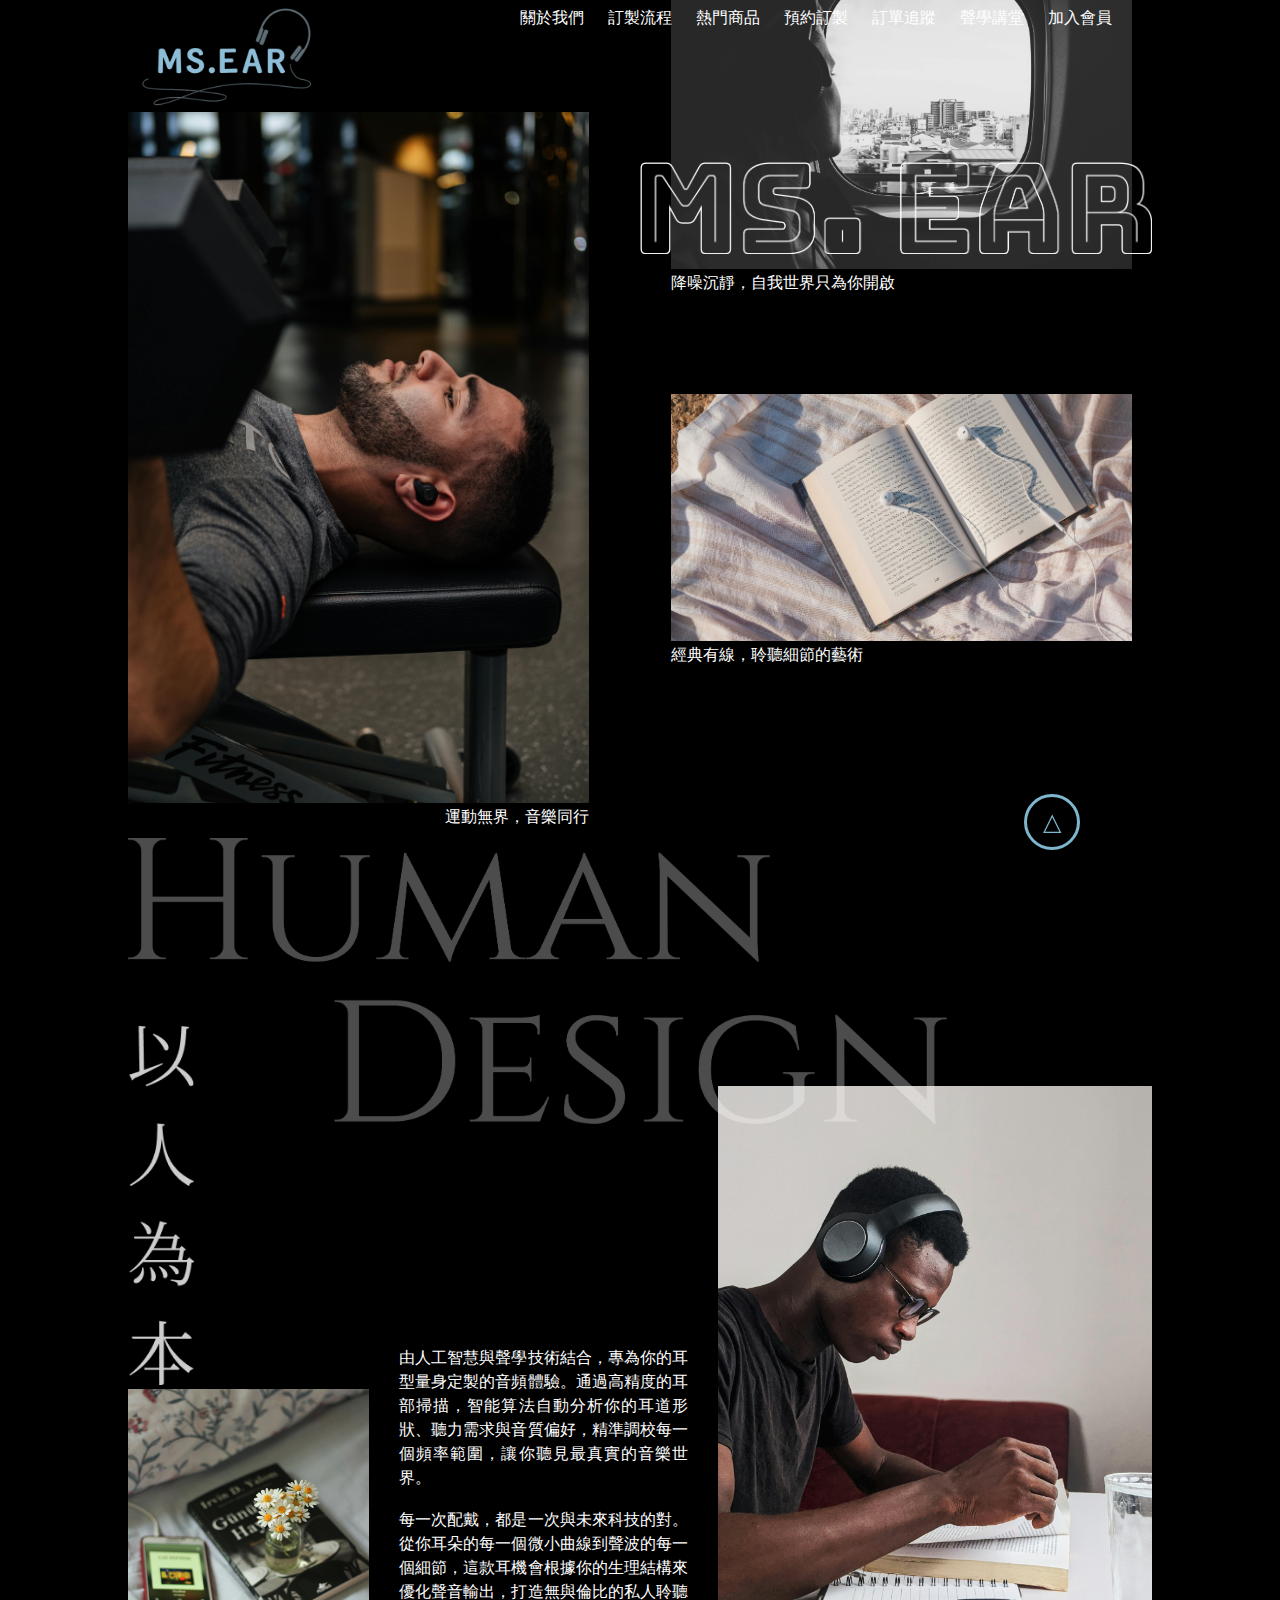
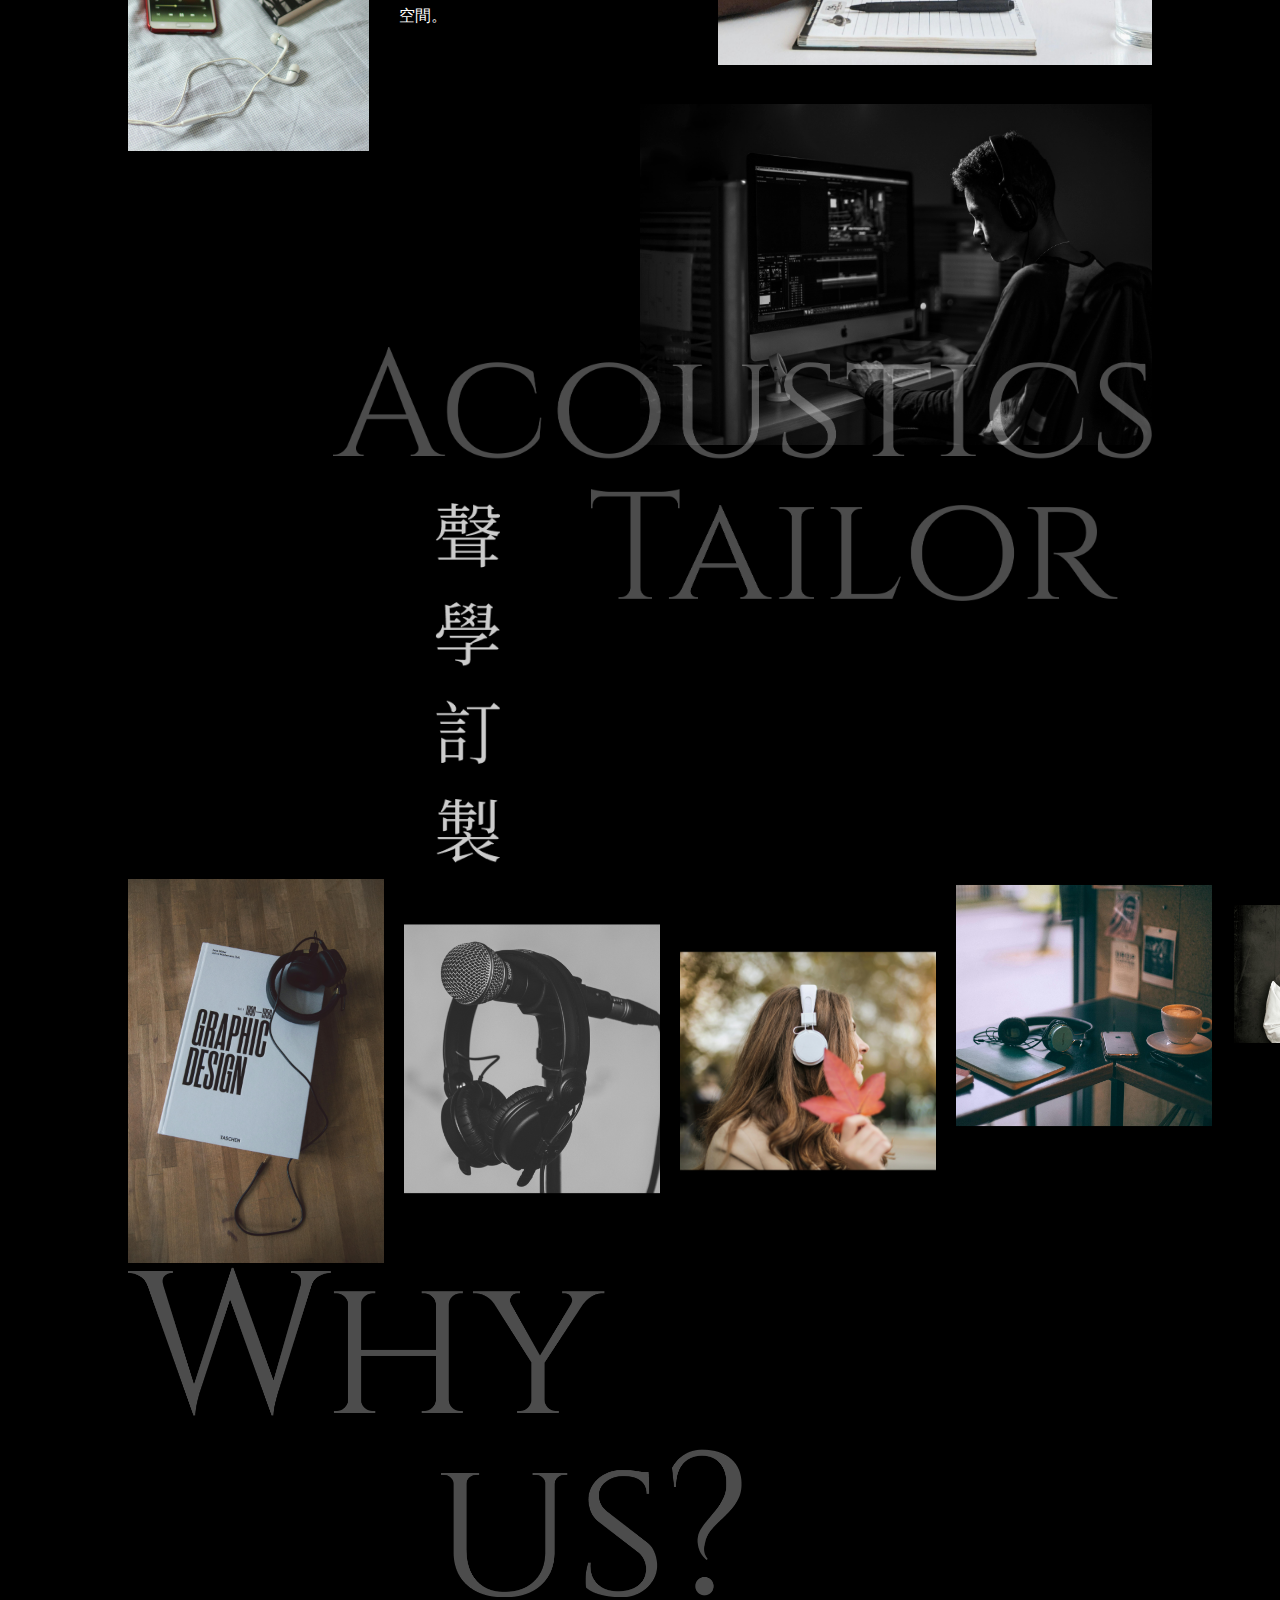
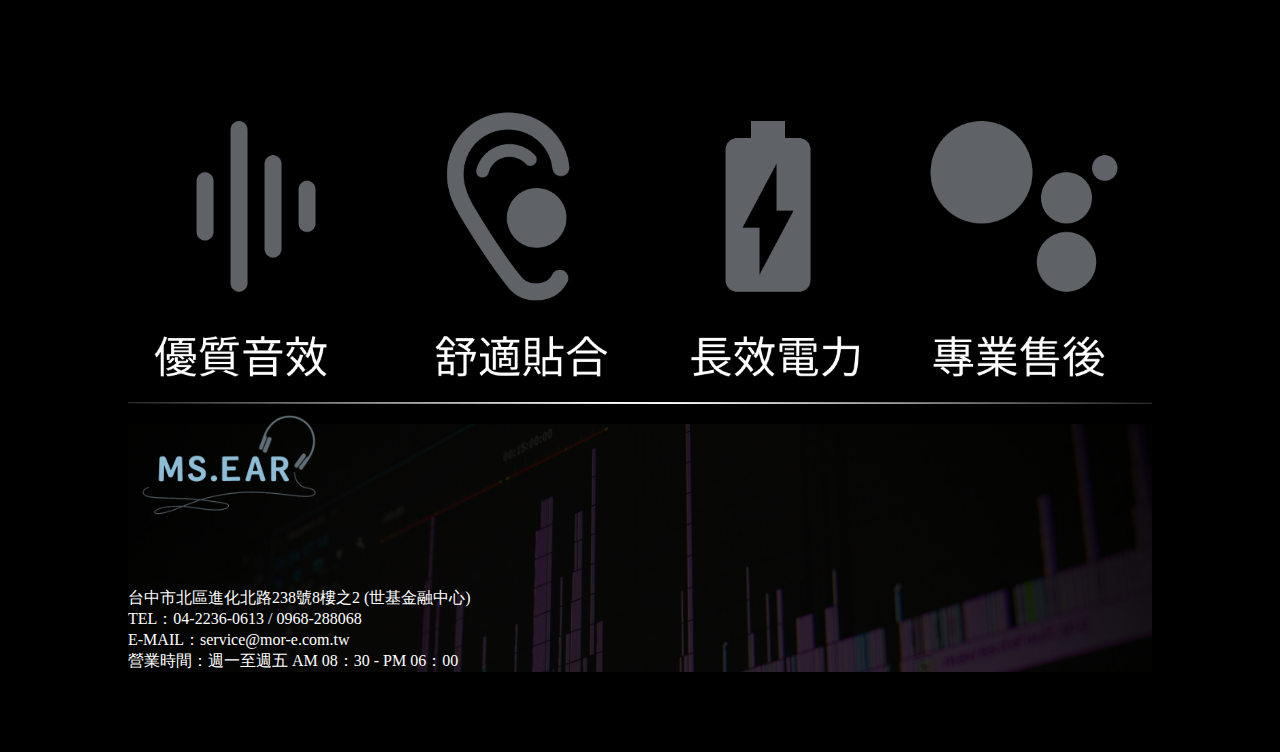
<file: index.html>
<!DOCTYPE html>
<html lang="en">

<head>
    <meta charset="UTF-8">
    <meta name="viewport" content="width=device-width, initial-scale=1.0">
    <title>我的商店首頁</title>
    <link rel="stylesheet" href="css/home.css">
    <script src="js/main.js"></script>
</head>
<style>

</style>
<script>
    window.addEventListener('DOMContentLoaded', () => {
        const track = document.querySelector('.img10');
        const itemWidth = 20;

        setInterval(() => {
            // 滑動一張的距離
            track.style.transition = 'transform 0.5s ease';
            track.style.transform = `translateX(-${itemWidth}vw)`;

            // 等滑動完成後，把第一張移到最後，並 reset transform（無動畫）
            setTimeout(() => {
                track.style.transition = 'none';

                // 將第一個元素移到最後
                const firstItem = track.firstElementChild;
                track.appendChild(firstItem);

                // 清除 transform，回到初始位置
                track.style.transform = 'translateX(0)';
            }, 500); // 必須與 transition 時間相同

        }, 2000); // 每 2 秒滑動一次
    });
</script>

<body>

    <div id="end" onclick="hub_end()"></div>
    <div class="hub">
        <button onclick="hub_open()"><img src="img/menu.png" class="menu"></button>
        <!-- 加入漢堡的圖片 -->
        <img src="img/logo.png" width="100" class="hub-logo" onclick="page_change('index')">
        <!-- 在漢堡秀出logo -->
    </div>

    <div id="hub-listall">
        <ul class="hub-list">
            <li onclick="page_change('about')">關於我們</li>
            <li onclick="page_change('cus')">訂製流程</li>
            <li onclick="page_change('pop')">熱門商品</li>
            <li onclick="page_change('reserve')">預約訂製</li>
            <li onclick="page_change('order')">訂單追蹤</li>
            <li onclick="page_change('know')">聲學講堂</li>
            <li onclick="page_change('member')">加入會員</li>
        </ul>
    </div>

    <!-- ▼按LOGO會回首頁的動作 -->
    <img src="img/logo.png" id="logo" onclick="page_change('index')">

    <div id="top" class="top">
        <ul class="list">
            <li onclick="page_change('about')">關於我們</li>
            <li onclick="page_change('cus')">訂製流程</li>
            <li onclick="page_change('pop')">熱門商品</li>
            <li onclick="page_change('reserve')">預約訂製</li>
            <li onclick="page_change('order')">訂單追蹤</li>
            <li onclick="page_change('know')">聲學講堂</li>
            <li onclick="page_change('member')">加入會員</li>
        </ul>
    </div>



    <div id="content">

        <div id="home">
            <div class="img-group img07">
                <img src="img/07.jpg" class="img-hide">
                <label>降噪沉靜，自我世界只為你開啟</label>
            </div>
            <div class="img-group img02">
                <img src="img/02.jpg" class="img-hide">
                <label>運動無界，音樂同行</label>
            </div>
            <div class="img-group img03">
                <img src="img/03.jpg" class="img-hide">
                <label>經典有線，聆聽細節的藝術</label>
            </div>
            <img src="img/image.png" class="logo2">
        </div>
        <div id="home2">
            <div class="txt1"><img id="txt1" src="img/txt1.png"></div>
            <div class="txt4"><img src="img/txt4.png"></div>
            <div class="home2-1">
                <div class="img09"><img src="img/09.jpg"></div>
                <div class="txtw1">

                    <label>由人工智慧與聲學技術結合，專為你的耳型量身定製的音頻體驗。通過高精度的耳部掃描，智能算法自動分析你的耳道形狀、聽力需求與音質偏好，精準調校每一個頻率範圍，讓你聽見最真實的音樂世界。</label>
                    <br>
                    <label>每一次配戴，都是一次與未來科技的對。從你耳朵的每一個微小曲線到聲波的每一個細節，這款耳機會根據你的生理結構來優化聲音輸出，打造無與倫比的私人聆聽空間。</label>
                </div>
                <div class="img08"><img src="img/08.jpg"></div>


            </div>

        </div>

        <div id="home3">
            <div class="img05"><img src="img/05.jpg"></div>
            <div class="txt2"><img src="img/txt2.png"></div>
            <div class="txt5"><img src="img/txt5.png"></div>
            <div class="img10">
                <div class="item-img item-img-1"><img src="img/10-1.png"></div>
                <div class="item-img item-img-2"><img src="img/10-2.png"></div>
                <div class="item-img item-img-3"><img src="img/10-3.png"></div>
                <div class="item-img item-img-1"><img src="img/10-4.png"></div>
                <!-- <div class="item-img item-img-1"><img src="img/10-5.png" ></div> -->
                <div class="item-img item-img-2"><img src="img/10-6.png"></div>
                <div class="item-img item-img-3"><img src="img/10-7.png"></div>
            </div>


        </div>
        <div id="home4">
            <img src="img/txt3.png" class="txt3">
            <div class="home4-img">
                <div class="img11-1">
                    <img src="img/11-1.png">
                </div>
                <div class="img11-2">
                    <img src="img/11-2.png">
                </div>
                <div class="img11-3">
                    <img src="img/11-3.png">
                </div>
                <div class="img11-4">
                    <img src="img/11-4.png">
                </div>
            </div>





        </div>

    </div>



    <!-- 分隔線 -->
    <div class="hr"></div>

    <div id="home5">
        <div class="logo1">
            <img id="logo1-1" src="img/logo.png">
        </div>
        <div class="txt6">
            <p id="txt6">
                <label>台中市北區進化北路238號8樓之2 (世基金融中心)</label>
                <br>
                <label>TEL：04-2236-0613 / 0968-288068</label>
                <br>
                <label>E-MAIL：service@mor-e.com.tw</label>
                <br>
                <label>營業時間：週一至週五 AM 08：30 - PM 06：00</label>
            </p>
        </div>
    </div>
    <div id="top-btn" onclick="scrollToTop()">△</div>
    <script>
        function scrollToTop() {
            window.scrollTo({
                top: 0,
                behavior: 'smooth'
            });
        }
    </script>
    <script>
        // ✅ 讓所有 #home 區塊內的圖片都有視差效果與淡出
        const parallaxImages = document.querySelectorAll('#home img');

        window.addEventListener('scroll', () => {
            const scrollY = window.scrollY;

            parallaxImages.forEach(img => {
                // 視差效果（向下滑動）
                if (img.className == "logo2") {
                    img.style.transform = `translate(-50%,${scrollY * 0.2}px)`;
                } else {
                    img.style.transform = `translateY(${scrollY * 0.2}px)`;

                }

                // 超過 450px 時淡出
                if (scrollY > 450) {
                    img.classList.add('fade-out');
                } else {
                    img.classList.remove('fade-out');
                }
            });
        });
    </script>








</body>

</html>
</div>
</file>
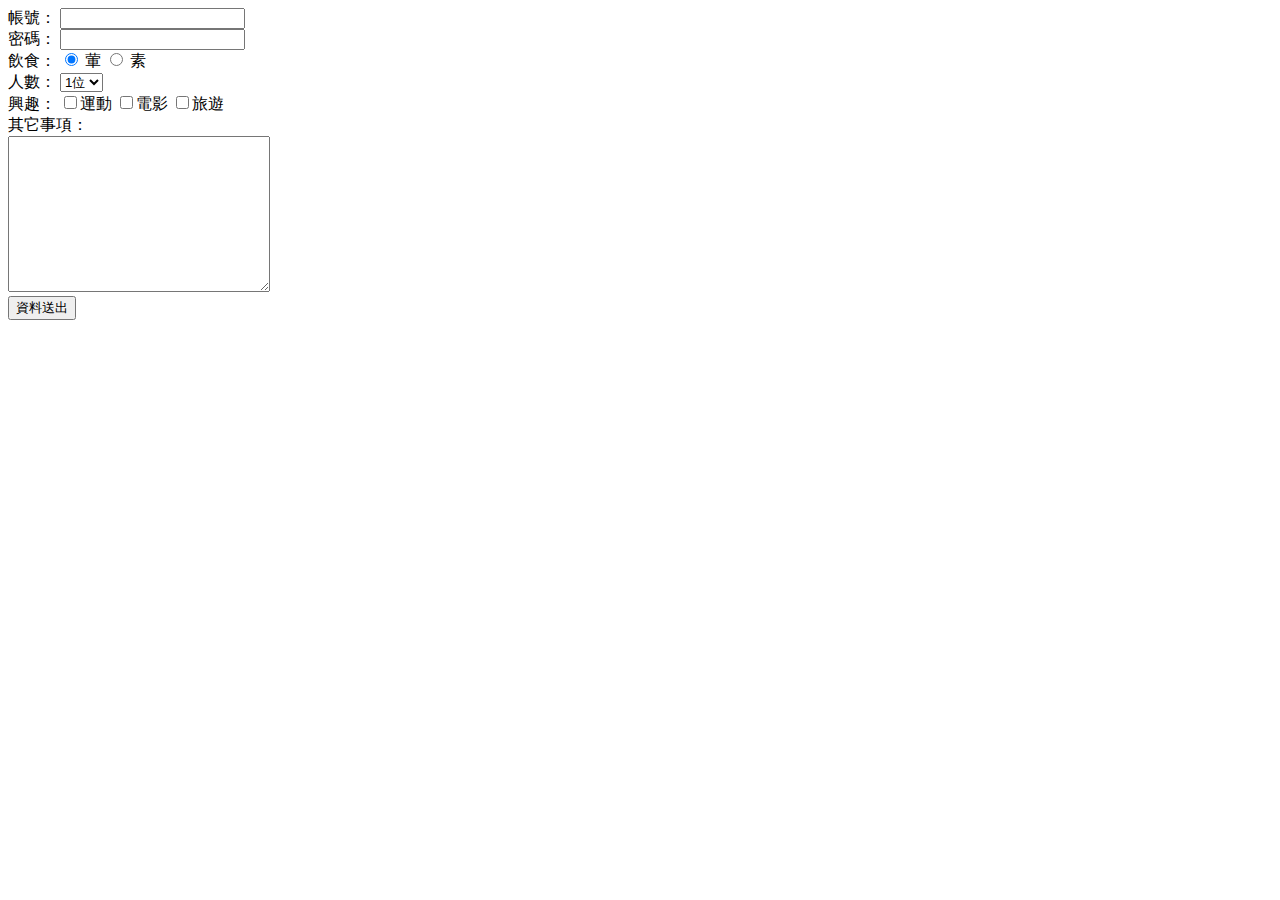
<file: 01.html>
<!DOCTYPE html>
<html lang="en">

<head>
    <meta charset="UTF-8">
    <meta name="viewport" content="width=device-width, initial-scale=1.0">
    <title>Document</title>
</head>

<body>

    <form action="https://notes.webmix.cc/ex.php" method="get">

        <div>
            <label for="username">帳號：</label>
            <input type="text" id="username" name="username">
        </div>

        <div>
            <label for="password">密碼：</label>
            <input type="password" id="password" name="password">
        </div>

        <div>
            <label>飲食：</label>
            <input type="radio" name="food_type" value="葷" id="type1" checked> <label for="type1">葷</label>
            <input type="radio" name="food_type" value="素" id="type2"> <label for="type2">素</label>
        </div>

        <div>
            <label>人數：</label>
            <select name="num">
                <option value="1">1位</option>
                <option value="2">2位</option>
                <option value="3">3位</option>
            </select>
        </div>

        <div>
            <label>興趣：</label>
            <input type="checkbox" name="habits[]" value="運動" id="habit1"><label for="habit1">運動</label>
            <input type="checkbox" name="habits[]" value="電影" id="habit2"><label for="habit2">電影</label>
            <input type="checkbox" name="habits[]" value="旅遊" id="habit3"><label for="habit3">旅遊</label>
        </div>

        <div>
            <label>其它事項：</label><br>
            <textarea rows="10" cols="30" name="notes"></textarea>
        </div>

        <div>
            <button type="submit">資料送出</button>
        </div>
    </form>
</body>

</html>
</file>
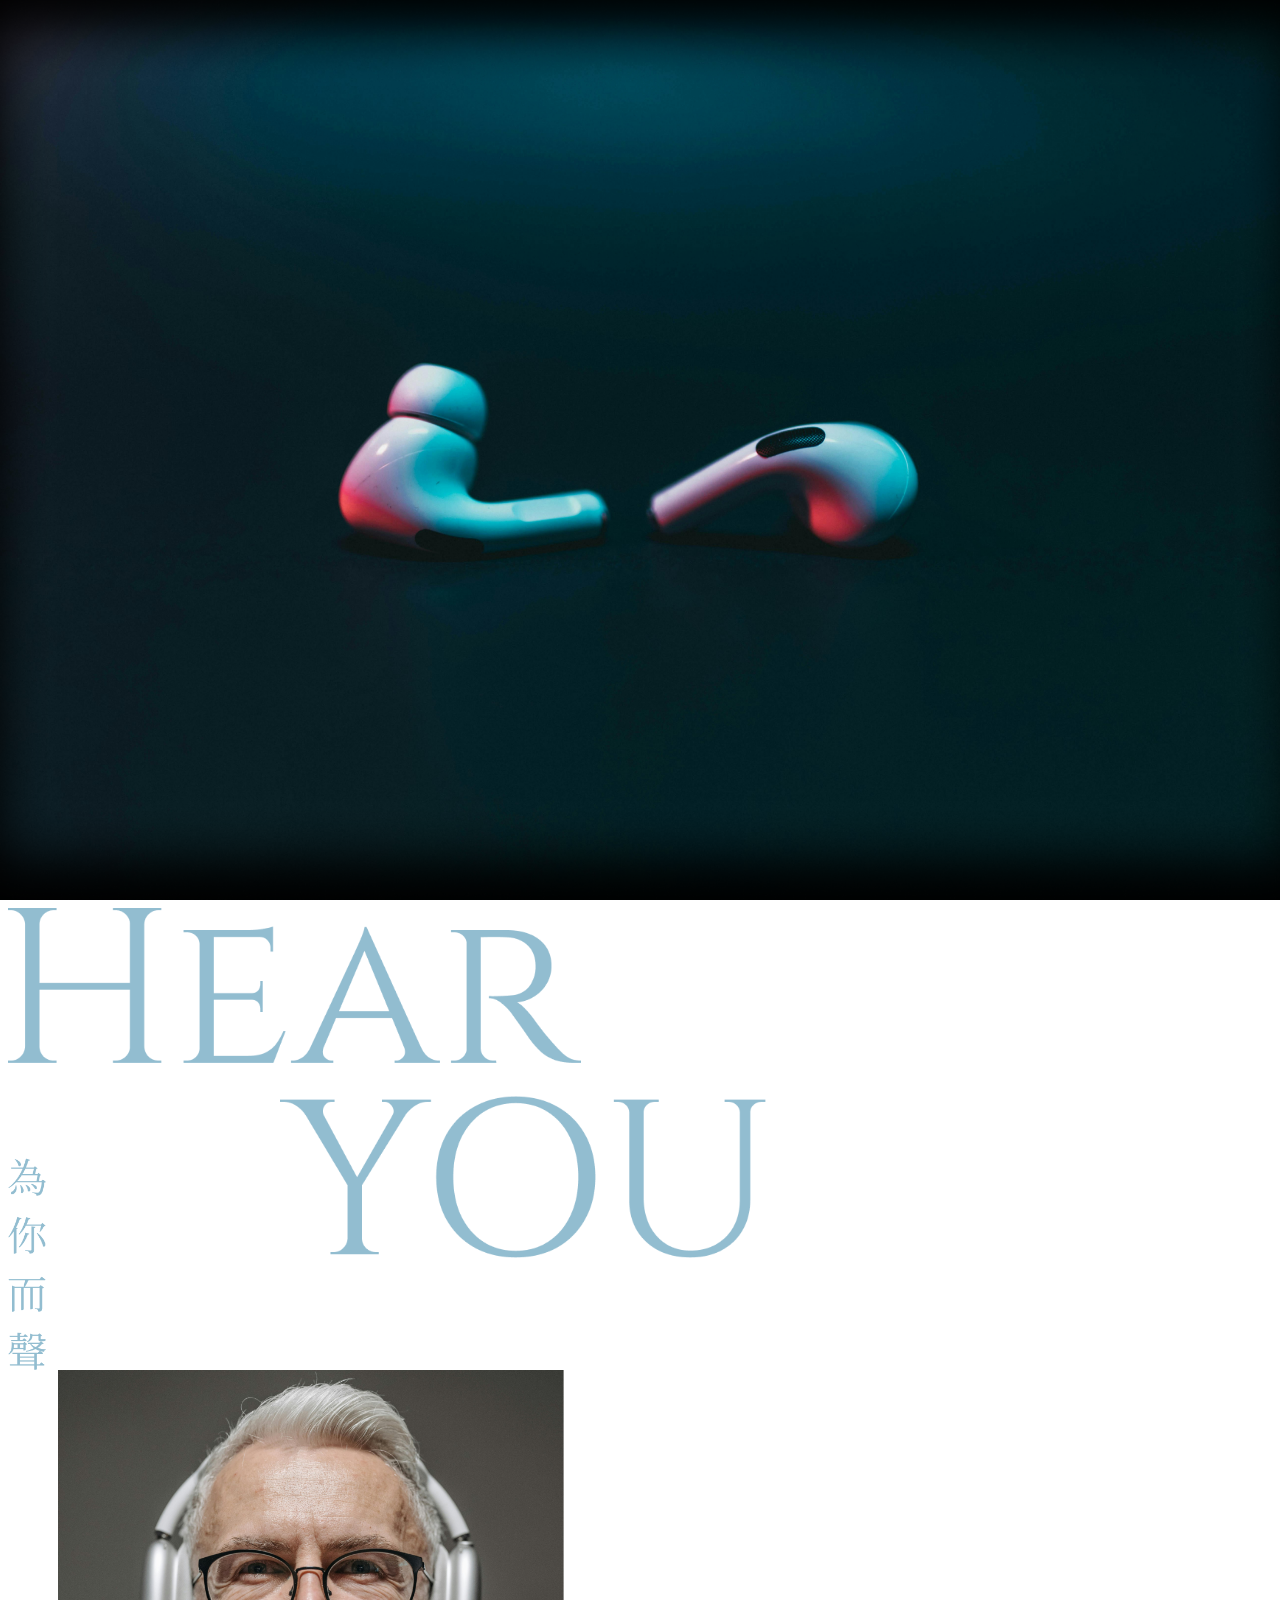
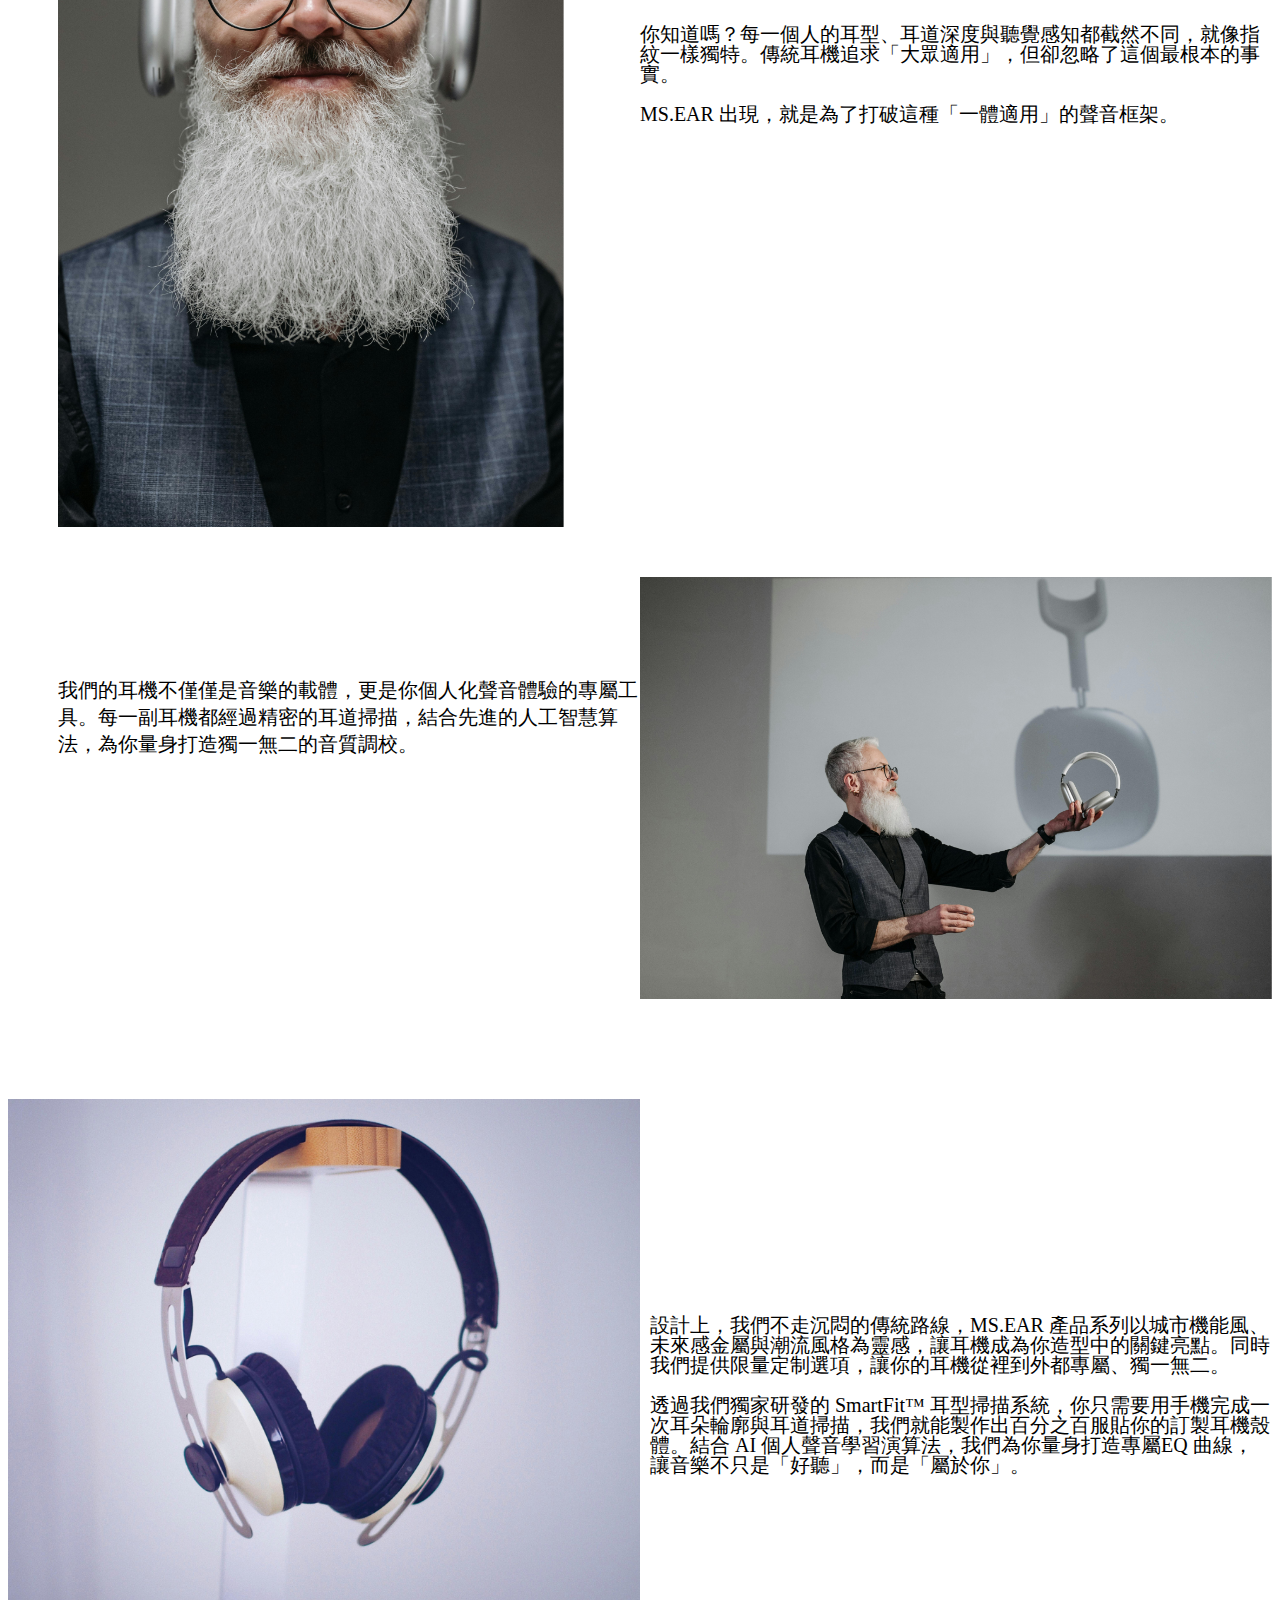
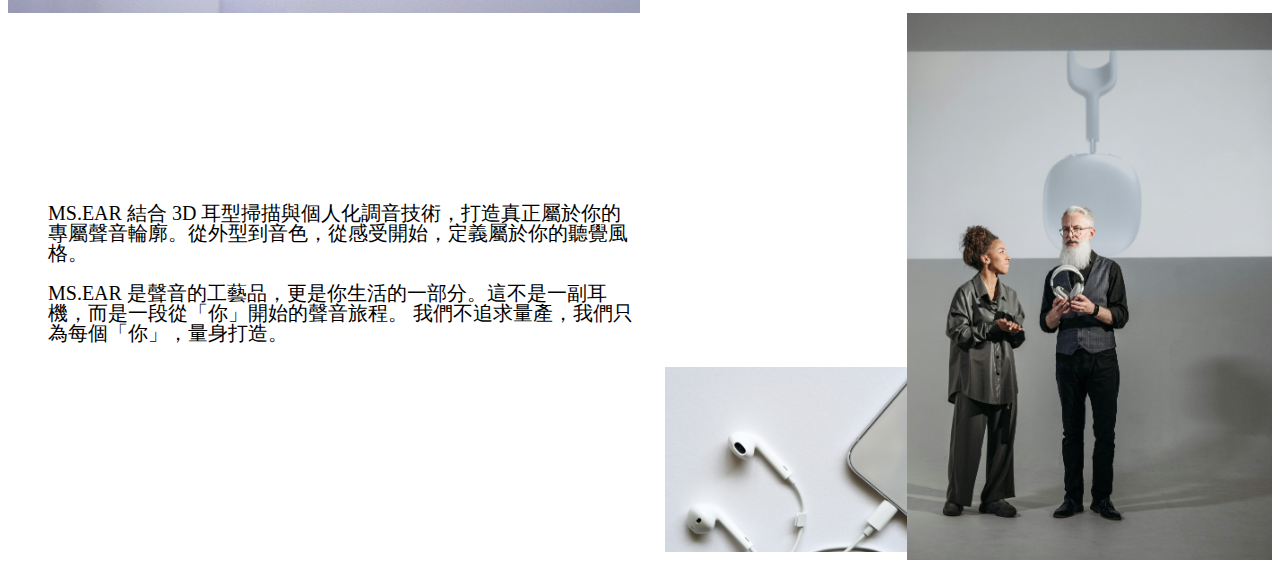
<file: about.html>
<head>
    <link rel="stylesheet" href="css/about.css">
</head>

<div class="img13"></div>


<body>

    <div class="about-all">


        <div>
            <div class="about_txt6"><img src="img/txt6.png"></div>
            <div class="about_txt7"><img src="img/txt7.png"></div>
        </div>
        <div id="about-list">
            <div class="img14"><img src="img/14.png"></div>

            <div class="about_txtw">
                <img src="img/txt8.png" class="about-txt8">
                <label class="about-txtw1">
                    <br>
                    <br>
                    <label>你知道嗎？每一個人的耳型、耳道深度與聽覺感知都截然不同，就像指紋一樣獨特。傳統耳機追求「大眾適用」，但卻忽略了這個最根本的事實。</label>
                    <br>
                    <br>
                    <label>MS.EAR 出現，就是為了打破這種「一體適用」的聲音框架。</label>
                </label>

            </div>

            <div class="about_txtw2">
                <label>我們的耳機不僅僅是音樂的載體，更是你個人化聲音體驗的專屬工具。每一副耳機都經過精密的耳道掃描，結合先進的人工智慧算法，為你量身打造獨一無二的音質調校。</label>
            </div>
            <div class="img15"><img src="img/15.png">
            </div>

            <div class="img16"><img src="img/16.png"></div>
            <div class="about_txtw3">

                <label>設計上，我們不走沉悶的傳統路線，MS.EAR
                    產品系列以城市機能風、未來感金屬與潮流風格為靈感，讓耳機成為你造型中的關鍵亮點。同時我們提供限量定制選項，讓你的耳機從裡到外都專屬、獨一無二。</label>
                <br>
                <br>
                <label>透過我們獨家研發的 SmartFit™ 耳型掃描系統，你只需要用手機完成一次耳朵輪廓與耳道掃描，我們就能製作出百分之百服貼你的訂製耳機殼體。結合 AI
                    個人聲音學習演算法，我們為你量身打造專屬EQ 曲線，讓音樂不只是「好聽」，而是「屬於你」。</label>

            </div>

            <div class="about_txtw4">
                <label>MS.EAR 結合 3D 耳型掃描與個人化調音技術，打造真正屬於你的專屬聲音輪廓。從外型到音色，從感受開始，定義屬於你的聽覺風格。</label>
                <br>
                <br>
                <label>MS.EAR 是聲音的工藝品，更是你生活的一部分。這不是一副耳機，而是一段從「你」開始的聲音旅程。 我們不追求量產，我們只為每個「你」，量身打造。</label>
            </div>

            <div class="about-txt5">
                <div class="img18"><img src="img/18.png"></div>
                <div class="img17"><img src="img/17.png"></div>
            </div>

        </div>

    </div>





</body>
</file>
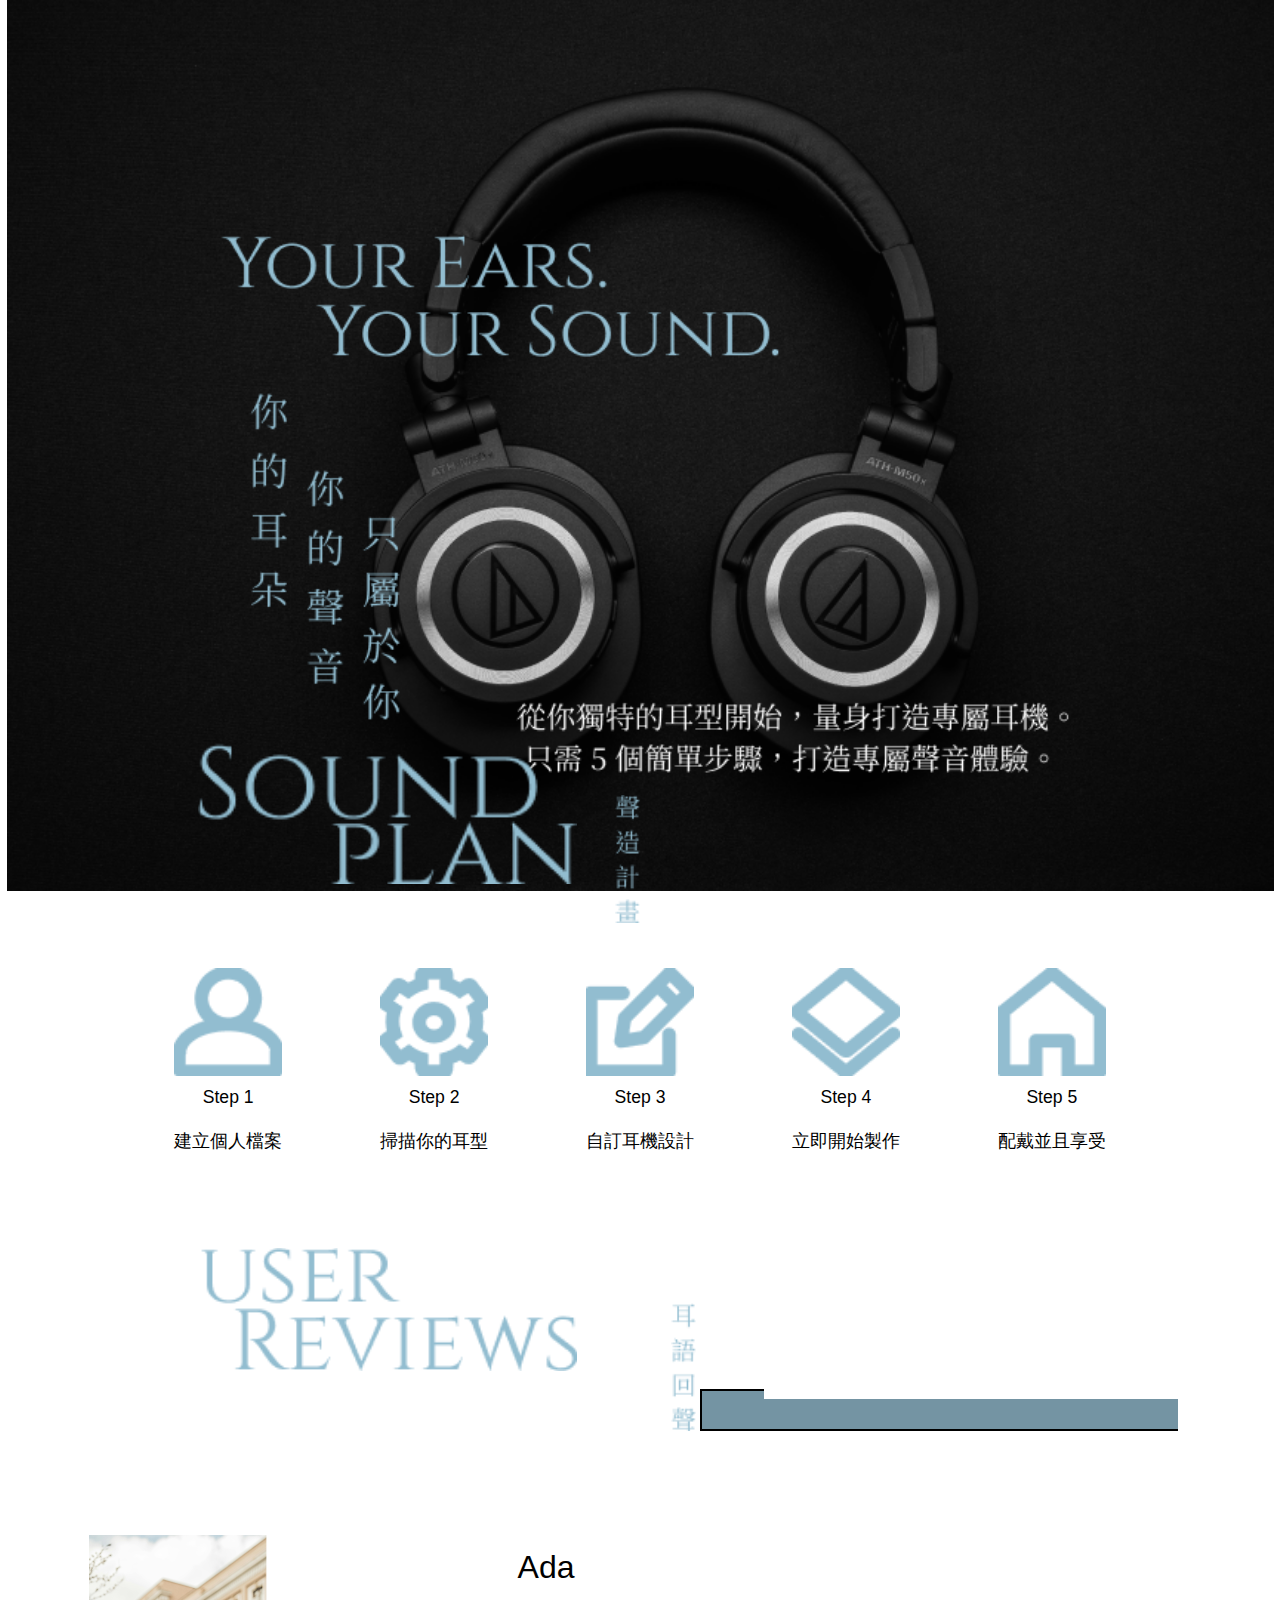
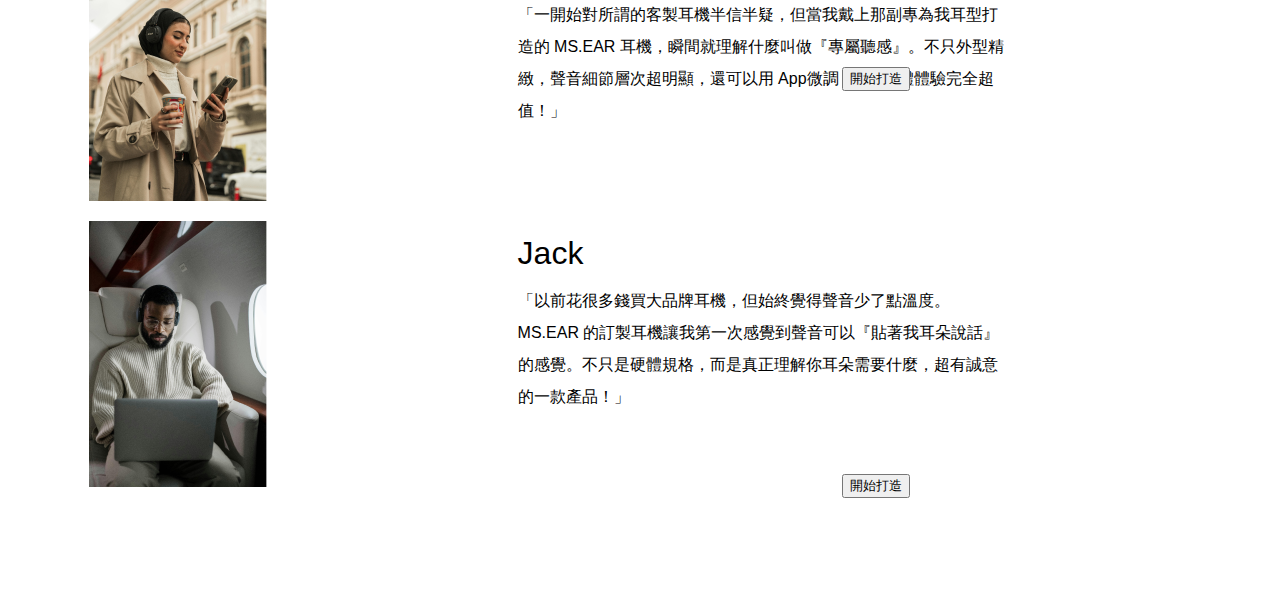
<file: cus.html>
<head>
    <link rel="stylesheet" href="css/cus.css">
</head>

<body>
    <div class="img19"></div>
    <div class="cus-top"></div>



    <img src="img/txt12.png" class="cus-txt12">
    <img src="img/txt13.png" class="cus-txt13">
    <div class="cus-txtimg">
        <div class="cus-txtimg-1">
            <img src="img/20-1.png" class="img20-1">
            <label>Step 1<br>建立個人檔案</label>
        </div>

        <div class="cus-txtimg-1">
            <img src="img/20-2.png" class="img20-1">
            <label>Step 2<br>掃描你的耳型</label>
        </div>

        <div class="cus-txtimg-1">
            <img src="img/20-3.png" class="img20-1">
            <label>Step 3<br>自訂耳機設計</label>
        </div>

        <div class="cus-txtimg-1">
            <img src="img/20-4.png" class="img20-1">
            <label>Step 4<br>立即開始製作</label>
        </div>

        <div class="cus-txtimg-1">
            <img src="img/20-5.png" class="img20-1">
            <label>Step 5<br>配戴並且享受</label>
        </div>

    </div>


    <div class="cus-txtimg1">
        <img src="img/txt14.png" class="cus-txt14">
        <img src="img/txt15.png" class="cus-txt15">
        <img src="img/21.png" class="img21">
    </div>



    <div id="cus-list">

        <div class="cus-ada">
            <img src="img/22.png" class="img22">
            <div class="cus-txtw">
                <div class="ada">
                    <label>Ada</label>

                </div>
                <label>「一開始對所謂的客製耳機半信半疑，但當我戴上那副專為我耳型打造的 MS.EAR 耳機，瞬間就理解什麼叫做『專屬聽感』。不只外型精緻，聲音細節層次超明顯，還可以用 App微調
                    EQ，整體體驗完全超值！」</label>
                <br>
                <a href="page_change('reserve')"><button class="start-btn1">開始打造</button></a>

            </div>
        </div>

        <div class="cus-jack">
            <img src="img/23.png" class="img23">
            <div class="cus-txtw1">
                <div class="jack">
                    <label>Jack</label>
                </div>
                <label>「以前花很多錢買大品牌耳機，但始終覺得聲音少了點溫度。MS.EAR
                    的訂製耳機讓我第一次感覺到聲音可以『貼著我耳朵說話』的感覺。不只是硬體規格，而是真正理解你耳朵需要什麼，超有誠意的一款產品！」</label>
                <a href="page_change('reserve')"><button class="start-btn2">開始打造</button></a>
            </div>
        </div>


    </div>


</body>
</file>
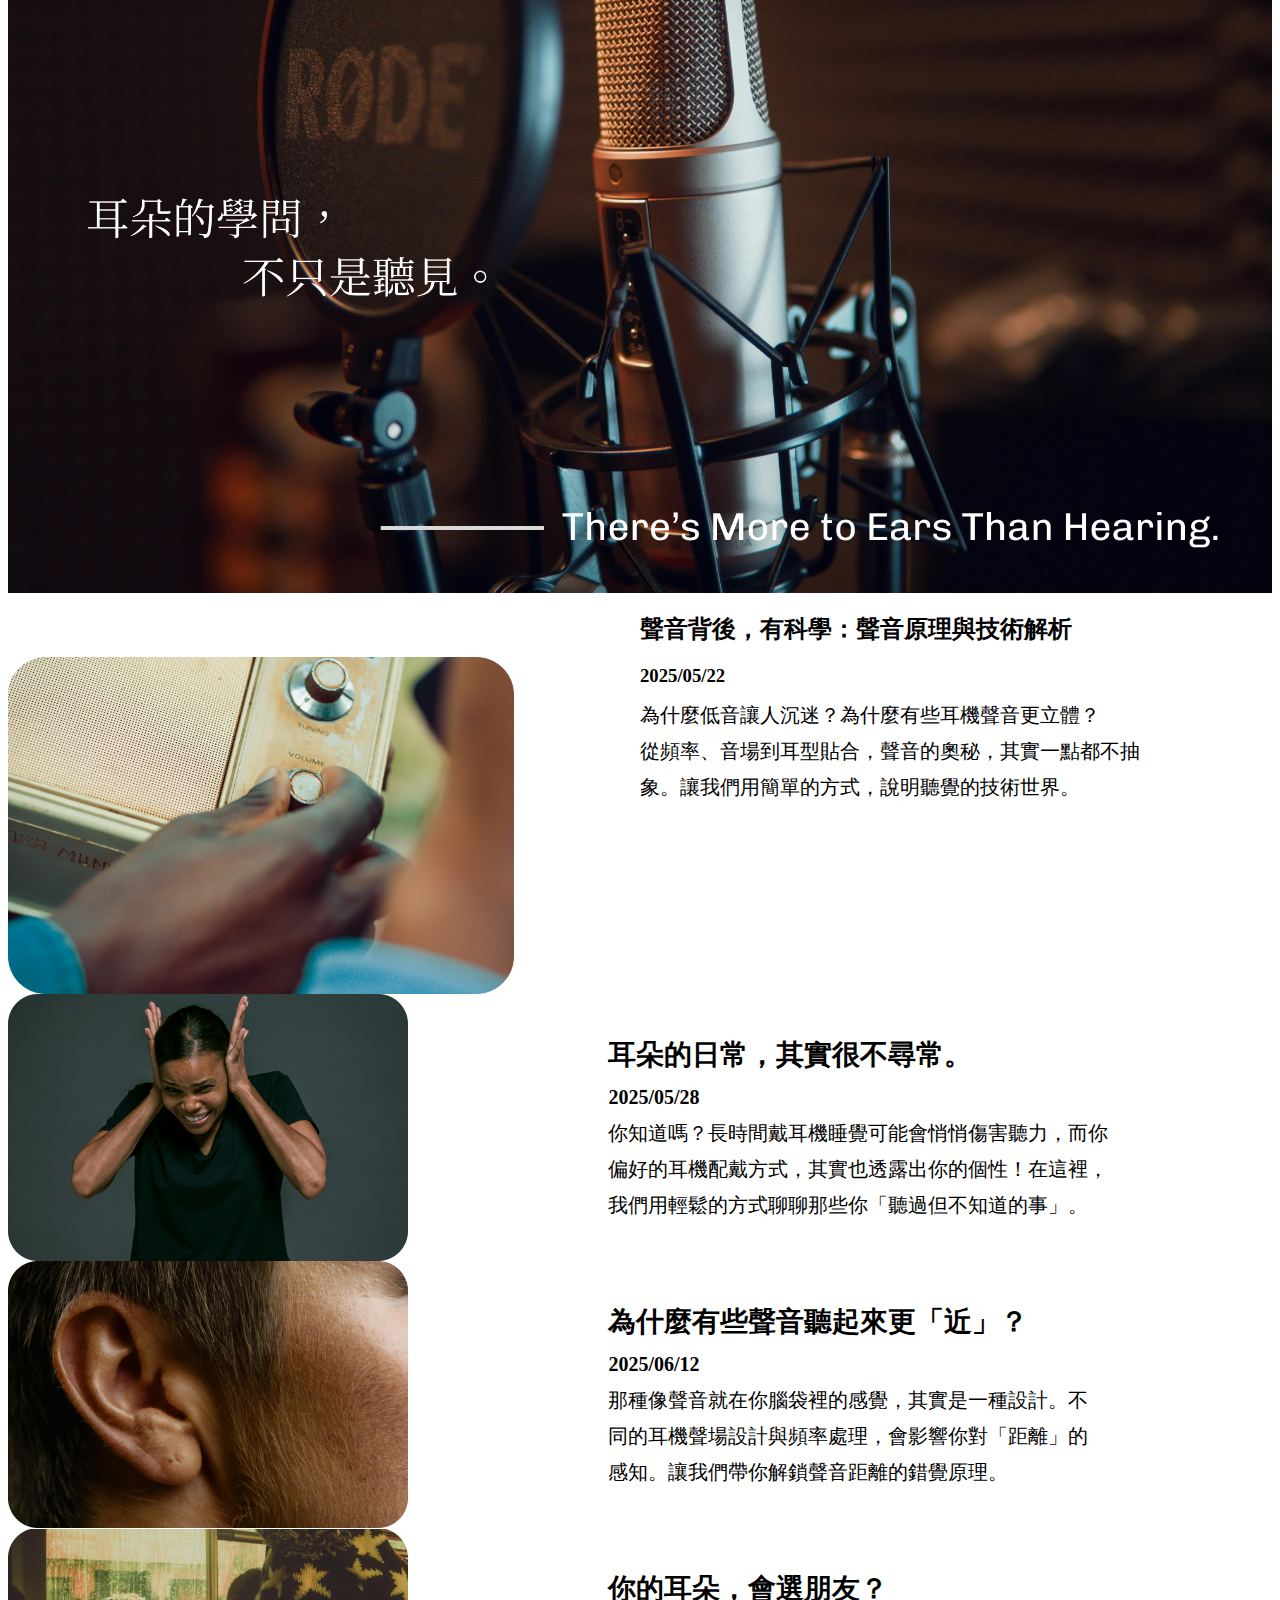
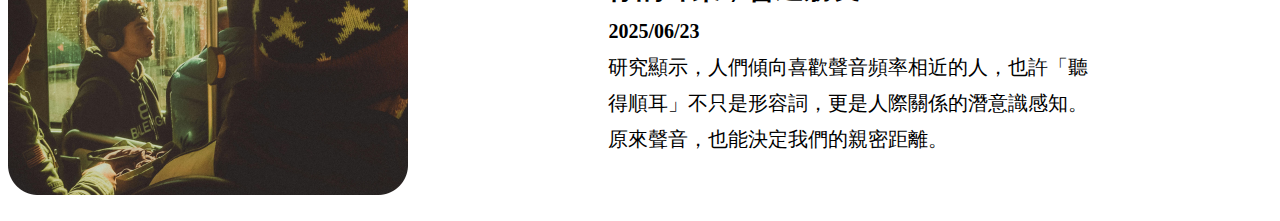
<file: know.html>
<head>
    <link rel="stylesheet" href="css/know.css">
</head>

<body>
    <img src="img/36.png" width="1200" class="img36">
    <div class="know-list">
        <img src=img/37.png width="400" class="img37">
        <div>
            <h2>聲音背後，有科學：聲音原理與技術解析</h2>
            <label>
                <h3>2025/05/22</h3>
            </label>
            <div class="know-txt">
                <p>為什麼低音讓人沉迷？為什麼有些耳機聲音更立體？</p>
                <p>從頻率、音場到耳型貼合，聲音的奧秘，其實一點都不抽</p>
                <p>象。讓我們用簡單的方式，說明聽覺的技術世界。</p>

            </div>
        </div>

        <!-- <div class="know-txt2"> -->
        <img src=img/38.png width="400" class="img38">
        <div class="know-txt1">

            <h2>耳朵的日常，其實很不尋常。</h2>
            <h3>2025/05/28</h3>
            <p>你知道嗎？長時間戴耳機睡覺可能會悄悄傷害聽力，而你</p>
            <p>偏好的耳機配戴方式，其實也透露出你的個性！在這裡，</p>
            <p>我們用輕鬆的方式聊聊那些你「聽過但不知道的事」。</p>
        </div>
        <!-- </div> -->

        <img src=img/39.png width="400" class="img39">
        <div class="know-txt1">

            <h2>為什麼有些聲音聽起來更「近」？</h2>
            <h3>2025/06/12</h3>
            <p>那種像聲音就在你腦袋裡的感覺，其實是一種設計。不</p>
            <p>同的耳機聲場設計與頻率處理，會影響你對「距離」的</p>
            <p>感知。讓我們帶你解鎖聲音距離的錯覺原理。</p>
        </div>

        <img src=img/40.png width="400" class="img40">
        <div class="know-txt1">

            <h2>你的耳朵，會選朋友？</h2>
            <h3>2025/06/23</h3>
            <p>研究顯示，人們傾向喜歡聲音頻率相近的人，也許「聽</p>
            <p>得順耳」不只是形容詞，更是人際關係的潛意識感知。</p>
            <p>原來聲音，也能決定我們的親密距離。</p>
        </div>


    </div>





</body>
</file>
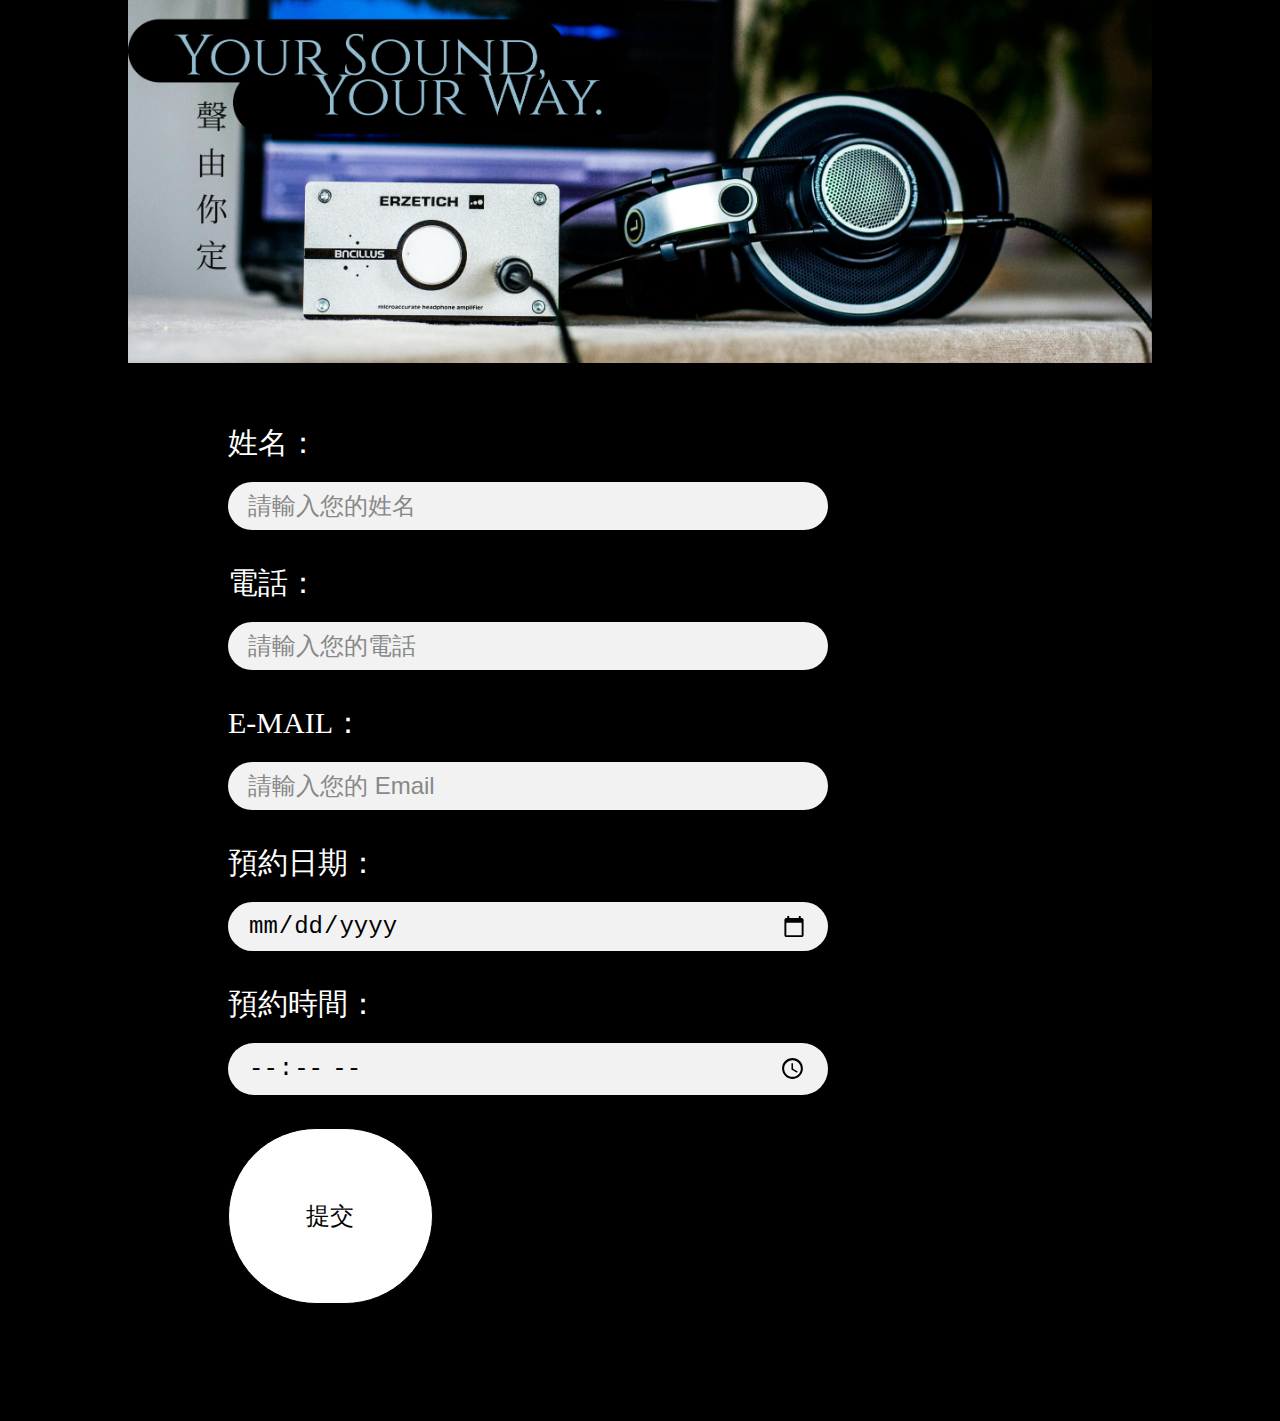
<file: reserve.html>
<head>
    <link rel="stylesheet" href="css/reserve.css">
</head>

<body>
    <img src="img/34.png" class="img34">

    <form>
        <div class="res-txt">
            <label style="font-size: 30px;">姓名：</label>
            <br>
            <br>

            <input type="text" placeholder="請輸入您的姓名">
            <br>
            <br>

            <label style="font-size: 30px;">電話：</label>
            <br>
            <br>
            <input type="text" placeholder="請輸入您的電話">
            <br>
            <br>

            <label style="font-size: 30px;">E-MAIL：</label>
            <br>
            <br>
            <input type="email" placeholder="請輸入您的 Email">
            <br>
            <br>

            <label style="font-size: 30px;">預約日期：</label>
            <br>
            <br>
            <input type="date">
            <br>
            <br>

            <label style="font-size: 30px;">預約時間：</label>
            <br>
            <br>
            <input type="time">
            <br>
            <br>

            <button type="submit">提交</button>

        </div>

    </form>
    <script>
        function showAlert(event) {
            event.preventDefault(); // 防止表單直接送出（刷新頁面）
            alert("已送出預約申請！");

            // 如果你真的想送出資料到後端，可以在這裡加上：
            // document.querySelector('form').submit();
        }
    </script>





</body>
</file>
<file: css/home.css>
body {
    background: black;
    color: white;
    margin-right: 10%;
    margin-left: 10%;
    overflow-x: hidden;
}

#end {
    display: none;
    position: fixed;
    /* 固定在視窗上 */
    top: 0;
    /* 從視窗的頂部開始 */
    left: 0;
    /* 從視窗的左邊開始 */
    width: 100vw;
    /* 寬度佔滿整個視窗 */
    height: 100vh;
    /* 高度佔滿整個視窗 */
    background-color: rgba(0, 0, 0, 0.5);
    /* 背景顏色可根據需要設置 */
    z-index: 9998;
    /* 設定z-index為負值，使其在其他元素之下 */
}

#hub-listall {
    position: absolute;
    top: 0%;
    height: 100%;
    width: 50%;
    line-height: 2;
    background-color: rgb(33, 35, 37);
    color: #95bcce;
    z-index: 9999999;
    cursor: pointer;
    text-align: center;
    transform: translateX(400%);
    /* 預設隱藏，將選單推到左邊 */
    transition: transform 0.5s ease;
    /* 加入平滑的轉場效果 */
}


#hub-listall.open {
    transform: translateX(100%);
    /* 讓選單顯示出來，回到原位置 */
}

#logo {
    width: 200px;
    max-width: 100%;
    margin-top: -50px;
    z-index: 99;
    position: relative;
}

ul {
    list-style-type: none;
    padding: 0;
}

#top {
    top: 0;
    display: inline;

}

.list li {
    display: inline-block;
    margin-right: 20px;
    z-index: 100;
    position: relative;

}

.list {
    float: right;
    margin: 0;
    margin-right: 20px;

}

#home {
    height: 200px;
}

#home img {
    transition: opacity 0.5s ease, transform 0.5s ease;
}

.fade-out {
    opacity: 0;
    pointer-events: none;
}


.img-group {
    z-index: 97;
    position: relative;
    display: inline;
    width: 45%;
}

.img07 {
    margin-top: -200px;
    float: right;
    margin-right: 20px;

}

.img07 img {
    max-width: 100%;
    /* max-width: 450px; */
    width: auto;
}

.img02 {
    margin-top: -50px;
    float: left;
    margin-right: 20px;
    text-align: right;
}

.img02 img {
    max-width: 100%;
    /* max-width: 450px; */
    width: auto;
}

.img03 {
    margin-top: 100px;
    float: right;
    margin-right: 20px;
}

.img03 img {
    max-width: 100%;
    /* max-width: 500px; */
    width: auto;
}


.img-group img {
    transition: opacity 0.5s ease, transform 0.5s ease;
    position: relative;
}

.img-group img.fade-out {
    opacity: 0;
    pointer-events: none;
}

.img-hide {
    transition: opacity 0.5s ease;
}


.logo2 {
    z-index: 999;
    position: absolute;

    /* 因為版面80%,所以這邊圖片根據比例調整40% */
    max-width: 40%;
    width: auto;
    left: 50%;
}


#home2 {
    margin-top: 150px;
}

.home2-1 {
    display: grid;
    grid-template-columns: 1fr 1.2fr 1.8fr;
    gap: 30px;
}

.txt1 {
    z-index: 99;
    position: relative;
}

#txt1 {
    margin-top: 10px;
}

.txt1 img {
    max-width: 100%;
    /* max-width: 800px; */
    width: 80%;
}

.txt3 img {
    max-width: 100%;
    /* max-width: 600px; */
    width: 80%;
}

.txt3 {}

.txt4 {
    margin-top: -10%;
}


.txt4 img {
    max-width: 100%;
    /* max-width: 20px; */
    width: auto;
    height: 40vh;
}

.img08 {
    z-index: 96;
    float: right;
    /* width: 40%; */
    margin-top: -70%;
}

.img08 img {
    max-width: 100%;
    /* max-width: 350px; */
    width: auto;

}

.img09 {
    z-index: 96;
    /* width: 30%; */
}

.img09 img {
    max-width: 100%;
    /* max-width: 250px; */
    width: auto;
}

.txtw1 {
    /* width: 30%; */
    font-size: 100%;
    margin-top: -15%;
}

.txtw1 label {
    text-align: justify;
    line-height: 1.5;
    display: block;
}



.img05 {
    margin-top: -5%;
    margin-left: 50%;
}

.img05 img {
    max-width: 100%;
    /* max-width: 500px; */
    width: auto;
}

.txt2 {
    z-index: 94;
    margin-top: -10%;
    margin-left: 20%;
}

.txt2 img {
    max-width: 100%;
    /* max-width: 700px; */
    width: auto;
}

.txt5 {
    z-index: 95;
    margin-top: -10%;
    margin-left: 30%;
}

.txt5 img {
    max-width: 100%;
    /* max-width: 20px; */
    width: auto;
    height: 40vh
}


/* .txt3  img{
    width: 80%;
    width: auto;
} */

.txt3 {
    margin-top: 0%;
    margin-right: 20%;
    max-width: 60%;
    width: auto;
}


.home4-txt {
    font-size: 200%;
}



.hr {
    margin-top: 25px;
    height: 2px;
    background: linear-gradient(1deg, transparent, white, transparent);
    margin-bottom: 20px;
}

#home5 {
    background-image: url(/img/12.png);
    background-size: cover;
    background-repeat: no-repeat;
}

.logo1 {
    z-index: -95;
    margin-left: 0;
}

#logo1-1 {
    max-width: 20%;
    /* max-width: 200px; */
    width: auto;
}

#logo1-1 {
    margin-top: -60px;
}

#top-btn {
    /* 框框 */
    border-style: solid;
    /* 圓角弧度 */
    border-radius: 100px;
    width: 50px;
    height: 50px;
    /* 彈性排版 */
    display: flex;
    align-items: center;
    justify-content: center;
    font-size: x-large;
    color: #7eb6cd;
    /* 版面絕對位置固定 */
    position: sticky;
    bottom: 50px;
    left: 80%;
    z-index: 1000;
}

#ff {
    font-family: Cinzel;
}

@media (max-width:950px) {
    .list {
        display: none;

    }

    .hub {
        display: flex !important;
    }

    #logo {
        display: none;

    }


    body {
        padding-top: 60%;
        /* 預設為桌面版 */
    }
}

@media(max-width: 850px) {
    .home2-1 {
        display: grid;
        grid-template-columns: 1fr;
    }



    .img08 {
        margin-top: 0;
    }

    .txtw1 {
        margin-top: 0;
    }

}

.menu {
    width: 50px;
    /* 圖片寬度 */
    height: auto;
    padding: 0;
    border: none;
}

.hub {
    position: fixed;
    z-index: 9999;
    background-color: #7494A3;
    width: 80%;
    height: 100px;
    display: none;
    top: -1px;
    align-items: center;
    flex-direction: row-reverse;
    justify-content: space-between;
    /* 設定一個div區塊，填色並且加上logo的圖片 */
}



.button {
    display: flex;
    margin-right: 10px;
}


.img10 {
    display: flex;
    gap: 20px;
    /* overflow-x: hidden; */

}

.item-img img {
    width: 20vw;
}

.item-img-1 {
    padding: 1vw 0 0;
}

.item-img-2 {
    padding: 3vw 0 0;
}

.item-img-3 {
    padding: 5vw 0 0;
}

.home3 {
    position: relative;
    margin-left: -10%;

}

.home4-img {
    display: flex;
    margin-top: 10%;
}

.home4 label {
    display: grid;
    place-items: center;
}

.img11-1 img {
    max-width: 80%;
    width: 100%;
    display: grid;
    place-items: center;
}

.img11-2 img {
    max-width: 80%;
    width: 100%;
    display: grid;
    place-items: center;
}

.img11-3 img {
    max-width: 80%;
    width: 100%;
    display: grid;
    place-items: center;
}

.img11-4 img {
    max-width: 80%;
    width: 100%;
    display: grid;
    place-items: center;
}

.img11-1 {
    display: grid;
    justify-items: center;
}

.img11-2 {
    display: grid;
    justify-items: center;
}

.img11-3 {
    display: grid;
    justify-items: center;
}

.img11-4 {
    align-content: space-between;
    justify-items: center;
}

.txt6 label {
    max-width: 100%;
    width: 80%;
}
</file>
<file: css/about.css>
.img13 {
    position: absolute;
    top: 0;
    left: 0;
    width: 100%;
    height: 100vh;
    background-image: url('../img/13.png');
    background-size: cover;
    background-repeat: no-repeat;
    background-position: center top;
    z-index: -1;
}


.about-all {
    position: relative;
    padding-top: 100vh;
    /* 推出背景圖的高度 */
}

.about_txt6 img {
    max-width: 60%;
    width: auto;
    /* width="400" */
}


.about_txt7 img {
    width: 100%;
    max-width: 150px;
    height: auto;
}

.about_txt7 img {
    width: 3%;
    /* 讓圖片最多佔 90%，避免貼齊邊緣 */
    height: auto;
    /* 自動調整高度比例 */
    margin-top: -100px;
    /* 可調整微調位置 */
    z-index: 1;
}

#about-list {
    display: grid;
    grid-template-columns: 1fr 1fr;
}

.img14 img {
    max-width: 80%;
    width: auto;
    margin-left: 50px;
    /* width="300" */
}


img.about-txt8 {
    max-width: 100%;
    width: auto;
    margin-left: 1px;
    margin-top: 80px;
}

.about-txtw1 {
    line-height: 1;
    margin-left: 10px;
    font-size: 20px;

}

.txtw1 label {
    text-align: justify;
    line-height: 2;
    display: block;
}

.about_txtw2 {
    margin-left: 50px;
    margin-top: 150px;
    font-size: 20px;
}

.txtw2 label {
    text-align: justify;
    line-height: 2;
    display: block;
}

.txtw3 label {
    margin-top: 150%;
    text-align: justify;
    line-height: 2;
    display: block;
}

.about_txtw3 {
    line-height: 1;
    margin-top: 50%;
    margin-left: 10px;
    font-size: 20px;
}

.txtw4 label {
    text-align: justify;
    line-height: 2;
    display: block;
}

.img15 img {
    max-width: 100%;
    width: auto;
    /* width="400" */
    margin-top: 50px;
}

.img16 img {
    max-width: 100%;
    width: auto;
    /* width="400" */
    margin-top: 100px;
}



.about_txtw4 {
    line-height: 1;
    margin-top: 30%;
    margin-left: 40px;
    font-size: 20px;
}

.anout_txt4 {
    text-align: justify;
    line-height: 2;
    display: block;
}

.about-txt5 {
    display: flex;
    justify-content: center;
    /* 水平置中，可以視需要調整 */
    align-items: center;
    /* 垂直置中（可選） */
    gap: 20px;
    /* 元素之間的間距（可依需求調整） */
}

.img17 img {
    max-width: 100%;
    width: auto;
    /* width="200" */
    z-index: -99;
}

.img18 img {
    max-width: 100%;
    width: auto;
    margin-top: 140%;
    margin-left: 10%;
    /* width="200" */
}

@media (max-width:950px) {
    .list {
        display: none;
    }

    #logo {
        display: none;
    }

    .
}

@media(max-width: 850px) {
    #about-list {
        display: grid;
        grid-template-columns: 1fr;
    }

    .img15 {
        order: 2;
    }

    .about_txtw2 {
        order: 3;
    }

    .about_txtw3 {
        order: 3;
    }

    .about-txt5 {
        order: 4;
    }

    .about_txtw4 {
        order: 5;
    }

    .about_txtw1,
    .about_txtw2,
    .about_txtw3,
    .about_txtw4,
    .about-txt5 {
        margin: 30px auto;
        max-width: 90%;
        /* text-align: justify; */
        line-height: 1.5;
        display: block;
    }

    .img18 {
        display: none;
    }
}
</file>
<file: css/cus.css>
body {

    font-family: 'Noto Sans TC', sans-serif;
}

.cus-top {
    height: 100vh;
}


.img19 {
    position: absolute;
    top: -1%;
    left: 0;
    width: 100%;
    height: 100vh;
    background-image: url('../img/19.png');
    background-repeat: no-repeat;
    background-position: center top;
    background-size: contain;
    z-index: -1;
}



.cus-txt12 {
    width: 30%;
    /* 根據畫面百分比縮放，或你可調整 */
    height: auto;
    display: block;
    margin-top: -25%;
    margin-left: 15%;
}


.cus-txt15 {
    /* 根據畫面百分比縮放，或你可調整 */
    height: auto;
    width: 2%;
    margin-top: -7%;
    margin-left: 45%;
}

.cus-txt13 {
    /* 根據畫面百分比縮放，或你可調整 */
    height: auto;
    width: 2%;
    margin-top: -7%;
    margin-left: 48%;
}

.img20-1 {
    width: 100%;
    /* 固定寬度 */
    height: auto;
    /* 等比例縮放 */
    display: block;
}

.cus-txtimg {
    display: flex;
    justify-content: center;
    flex-wrap: wrap;
    gap: 8%;
    /* 圖片間距 */
    padding: 20px;
    margin-top: 2%;
}

.cus-txtimg-1 label {
    display: flex;
    text-align: center;
    line-height: 2.5;
    font-size: 110%;
}

.cus-txt14 {
    width: 30%;
    /* 根據畫面百分比縮放，或你可調整 */
    height: auto;
    display: block;
    margin-top: 5%;
    margin-left: 15%;
}

.img21 {
    /* width="600" height="50" */
    max-width: 100%;
    height: auto;
}


.cus-top {
    padding-top: 150px;
    text-align: center;
}

.cus-txtimg1 {
    margin: 50px auto;
    text-align: center;
}


#cus-list {
    display: grid;
    grid-template-columns: 1fr;
    gap: 20px;
    margin: 80px auto;
    padding: 20px;
}



.start-btn:hover {
    background-color: #5c5656;
}

.img22 {
    max-width: 100%;
    height: auto;
    margin-left: 10%;
}

.img23 {
    max-width: 100%;
    height: auto;
    margin-left: 10%;
}

.ada {
    font-size: 200%;
}

.cus-txtw {
    /* padding-right: 40%;
    margin-left: -20%; */
    line-height: 2;
    font-size: 100%;
}

.cus-ada {
    display: grid;
    grid-template-columns: 1fr 1fr;

}

.cus-jack {
    display: grid;
    grid-template-columns: 1fr 1fr;
}


.start-btn1 {
    max-width: 100%;
    height: auto;
    margin-top: -15%;
    margin-left: 33%;
}


.jack {
    font-size: 200%;
}

.start-btn2 {
    max-width: 100%;
    height: auto;
    margin-top: 10%;
    margin-left: 33%;
}

.start-btn2:hover {
    background-color: #92BDD0;
    /* 或你想要的顏色 */
    color: white;
    /* 可選：文字也變色 */
}

.start-btn1:hover {
    background-color: #92BDD0;
    /* 或你想要的顏色 */
    color: white;
    /* 可選：文字也變色 */
}

.cus-txtw label {
    display: flex;
    padding-right: 40%;
    margin-left: -20%;
    margin-top: 0%;
    line-height: 2;
    font-size: 100%;
}

.cus-txtw1 label {
    display: flex;
    padding-right: 40%;
    margin-left: -20%;
    margin-top: 0%;
    line-height: 2;
    font-size: 100%;
}

@media(max-width: 850px) {

    #cus-list {
        display: grid;
        grid-template-columns: 1fr;
    }

    #logo {
        display: none;

    }


    .cus-txt12 {
        margin-top: -160%;
    }

    .img20-1 {
        width: 80%;

    }

    .cus-txtimg-1 {
        margin-bottom: 10%;
    }

    .img22 {
        display: grid;
        margin-left: 25%;
    }

    .img23 {
        display: grid;
        margin-left: 25%;
    }

    .cus-txtw {
        display: grid;
        margin-top: 150%;
        margin-left: -50%;
    }

    .cus-txtw1 {
        display: grid;
        margin-top: 150%;
        margin-left: -50%;
    }

    .img19 {
        position: relative;
        margin-top: -60%
    }

}

@media(max-width: 430px){
    .cus-all{
        position: relative;
        margin-top: -150%;
    }
}
</file>
<file: css/know.css>
/* .img36 {
    display: flex;
    justify-content: center;
    width: 100%;
    margin-left: 0;
    z-index: -99;
    width: 100%;
    position: relative;
    left: 50%;
    transform: translateX(-50%);
    top: -160px;
} */
.img36 {
    display: block;
    width: 100%;
    height: auto;
    position: relative;
    transform: translateY(-150px);
    /* 向上位移 */
    z-index: 1;
}

.know-list {
    display: grid;
    grid-template-columns: 1fr 1fr;
    margin-top: -150px;
    /* 與圖片的距離，可視覺微調 */
    position: relative;
    z-index: 0;
}






.know-txt {
    line-height: 0.8;
    font-size: 20px;
}

.know-txt1 {
    line-height: 0.8;
    font-size: 20px;
    position: relative;
    top: 10%;
    left: -5%;
}

.know-txt2 {
    margin-top: 100px;
}

.img37 {
    display: flex;
    margin-top: 10%;
    width: 80%;
    height: auto;
}


.know-label {

    line-height: 1.5;
}

.know-txt1 h2 {
    font-size: clamp(18px, 3vw, 28px);
}

.know-txt1 h3 {
    font-size: clamp(14px, 2vw, 20px);
}

.know-label {
    font-size: clamp(12px, 1.8vw, 18px);
    line-height: 1.5;
}

@media(max-width: 1050px) {
    .img36 {
        position: relative;
        transform: translateY(-380px);
        /* 向上位移 */
    }

    .know-list {
        grid-template-columns: 1fr;
        margin-top: -50%;
    }

    .know-txt1 {
        display: block;
        width: 80%;
        /* 與圖片 img37 同寬 */
        margin: 0 auto;
        /* 水平置中對齊圖片 */
        word-wrap: break-word;
        text-align: left;
        line-height: 1.5;
    }


}
</file>
<file: css/reserve.css>
body {
    background: black;
    color: white;
    margin-right: 10%;
    margin-left: 10%;
}

#logo {
    width: 200px;
    margin-top: -50px;
    z-index: 99;
    position: relative;
}

ul {
    list-style-type: none;
    padding: 0;
}

#top {
    top: 0;
    display: inline;
}

.list li {
    display: inline-block;
    margin-right: 20px;
    z-index: 100;
    position: relative;
    cursor: pointer;
    /* 滑鼠變手指 */
    transition: color 0.3s ease;
    /* 平滑變色 */
}


.list li {
    color: white;
    /* ✅ 原始字色，必要 */
    transition: color 0.3s ease;
    cursor: pointer;
}

ul.list li:hover {
    color: #7eb6cd !important;
}

.list {
    float: right;
    margin: 0;
    margin-right: 30px;
}

.hr {
    margin-top: 25px;
    height: 2px;
    background: linear-gradient(1deg, transparent, white, transparent);
    margin-bottom: 20px;
}

#top-btn {
    /* 框框 */
    border-style: solid;
    /* 圓角弧度 */
    border-radius: 100px;
    width: 50px;
    height: 50px;
    /* 彈性排版 */
    display: flex;
    align-items: center;
    justify-content: center;
    font-size: x-large;
    color: #7eb6cd;
    /* 版面絕對位置固定 */
    position: sticky;
    bottom: 50px;
    left: 80%;
    z-index: 1000;
}

.img34 {
    /* display: flex;
    z-index: -1;
    margin-top: -30px; */
    /* width="1400" */
    width: 100%;
    height: auto;
    position: relative;
    left: 50%;
    transform: translateX(-50%);
    top: -160px;
}




input[type="text"],
input[type="email"],
input[type="date"],
input[type="time"],
.submit,
select {
    width: 100%;
    /* 讓每個輸入框一樣寬 */
    max-width: 600px;
    /* 最寬不要超過 400px */
    padding: 10px 20px;
    /* 內距：上下 10px、左右 20px */
    margin-bottom: 15px;
    /* 每個輸入框下面留一點空間 */
    border: none;
    /* 拿掉外框 */
    border-radius: 999px;
    /* 超圓角，做出「膠囊形狀」 */
    background-color: #f2f2f2;
    /* 淺灰白背景 */
    font-size: 24px;
    /* 字大小 */
    box-sizing: border-box;
    /* 不會爆框 */
}

input::placeholder {
    color: #888;
    /* Placeholder 字變灰灰的 */
}

/* 提交按鈕的樣式 */
button[type="submit"] {
    font-size: 150%;
    border-radius: 999px;
    width: 20%;
    height: 20%;
    background-color: white;
    color: black;
    border: 1px solid black;
    cursor: pointer;
    transition: 0.3s;
}

button[type="submit"]:hover {
    background-color: #92BDD0;
    color: white;
}

.res-txt {
    position: relative;
    top: -100px;
    right: -100px;
}

@media(max-width: 1022px) {
    .img34 {
        margin-top: -30%;
        /* ✅ 讓它下移一段距離 */

    }

    .res-txt {
        width: 50%;
        height: 50%;
    }

    button[type="submit"] {
        font-size: 150%;
        border-radius: 999px;
        width: 40%;
        height: 20%;
    }

    .res-txt1{
        font-size: 10%;
    }
}
</file>
